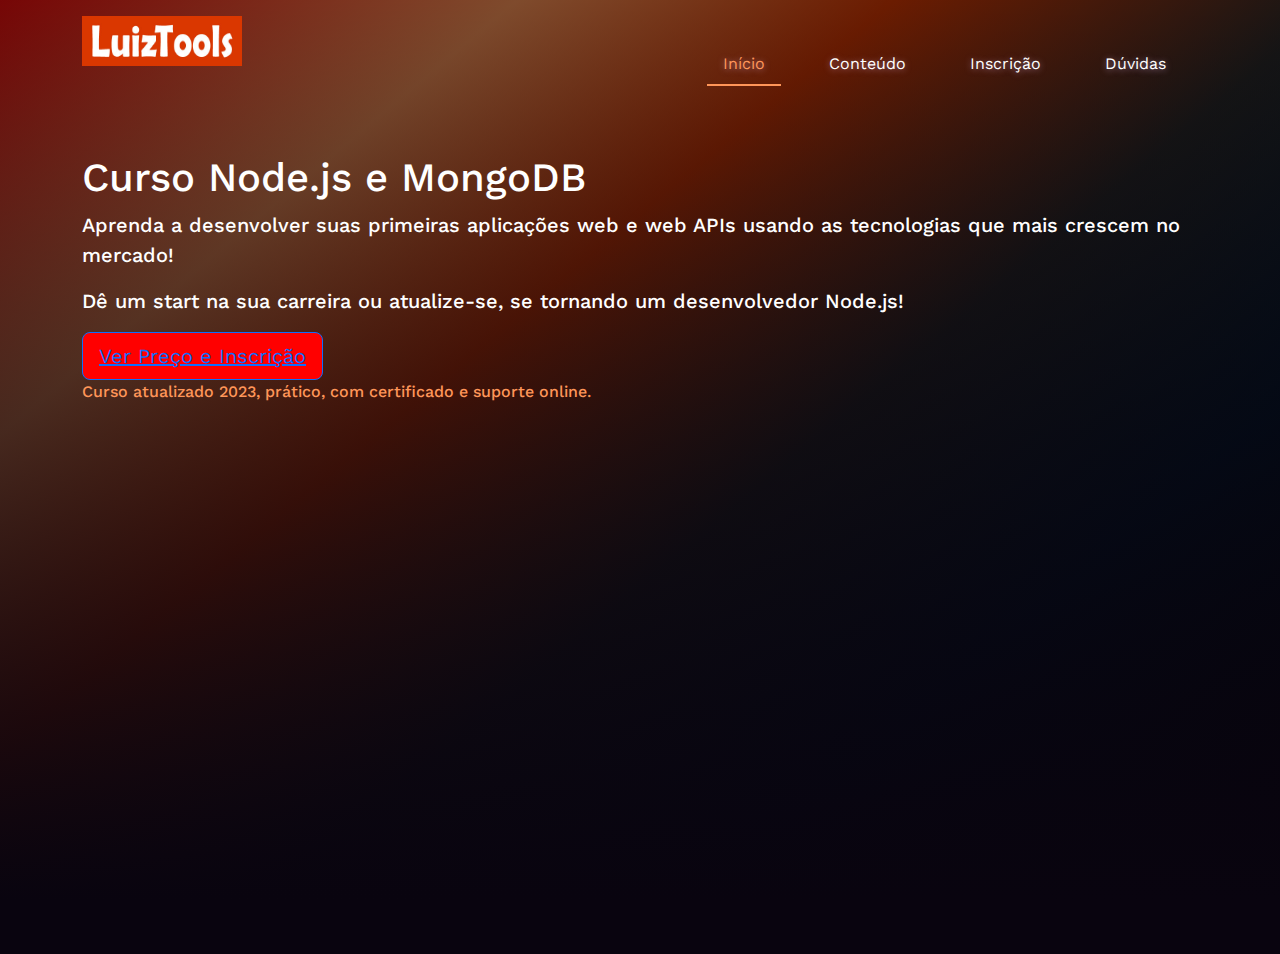
<file: index.html>
<!DOCTYPE html>
<html lang="pt-BR">
<head>
    <meta charset="UTF-8">
    <meta http-equiv="X-UA-Compatible" content="IE=edge">
    <meta name="viewport" content="width=device-width, initial-scale=1.0">
    <title>Curso Node.js e MongoDB</title>
    <link href="https://cdn.jsdelivr.net/npm/bootstrap@5.3.3/dist/css/bootstrap.min.css" rel="stylesheet">
    <link rel="stylesheet" href="https://cdn.jsdelivr.net/npm/bootstrap-icons@1.11.3/font/bootstrap-icons.min.css">
    <link rel="shortcut icon" type="imagex/png" href="https://luiztools.com.br/favicon.ico">
    <link rel="stylesheet" href="css/style.css">
</head>

<body class="colorBack">
    
    <div class="container">
        
        <header class="d-flex flex-wrap justify-content-center py-3 mb-4">
            <img src="img/logo-horizontal.jpg" width="160" alt="" class="imgh image-14 d-flex align-items-center mb-3 mb-md-0 me-md-auto">
            <ul class="nav w-nav nav-menu-4 w-nav-menu">
                <li class="lss nav-item"><a href="#" class="intensTextonav nav-link nav-link-4 w-nav-link w--current">Início</a></li>
                <li class="lss nav-item"><a href="#" class="intensTextonavs nav-link nav-link-4 w-nav-link w--current">Conteúdo</a></li>
                <li class="lss nav-item"><a href="#" class="intensTextonavs nav-link nav-link-4 w-nav-link w--current">Inscrição</a></li>
                <li class="lss nav-item"><a href="#" class="intensTextonavs nav-link nav-link-4 w-nav-link w--current">Dúvidas</a></li>
            </ul>
        </header>

        <main>    
            <div class="hero-wrapper masterclass">
                <div class="w-layout-grid grid-2">
                    <div>
                        <h1 class="heading-hero" style="color:#FFFFFF;">Curso Node.js e MongoDB</h1>
                        <h3 class="heading-3 hero-h3" style="color:#FFFFFF;">Aprenda a desenvolver suas primeiras aplicações web e web APIs usando
                        as tecnologias que mais crescem no mercado!</h3>
                        <h3 class="heading-3 hero-h3" style="color:#FFFFFF;">Dê um start na sua carreira ou atualize-se, se tornando um
                        desenvolvedor Node.js!</h3>
                        <div>
                        <button type="button" class="btn btn-primary btn-lg" style="background-color:red;"><a href="#inscricao" class="cta-button hero-button w-button">Ver Preço e
                            Inscrição</a></button>
                        <div class="paragraph hero-paragraph">Curso atualizado 2023, prático, com certificado e suporte online.</div>
                        </div>
                    </div>
                    <div id="ratio ratio-16x9" style="margin-top: 100px;">
                        <iframe iframe width="100%" height="315" src="https://www.youtube.com/embed/_LvzW_cvCaQ" frameborder="0" allow="accelerometer; autoplay; clipboard-write; encrypted-media; gyroscope; picture-in-picture" allowfullscreen=""></iframe>
                    </div>
                </div>
            </div>
                

            
            
        </main>
    </div>
</body>
</html>
</file>
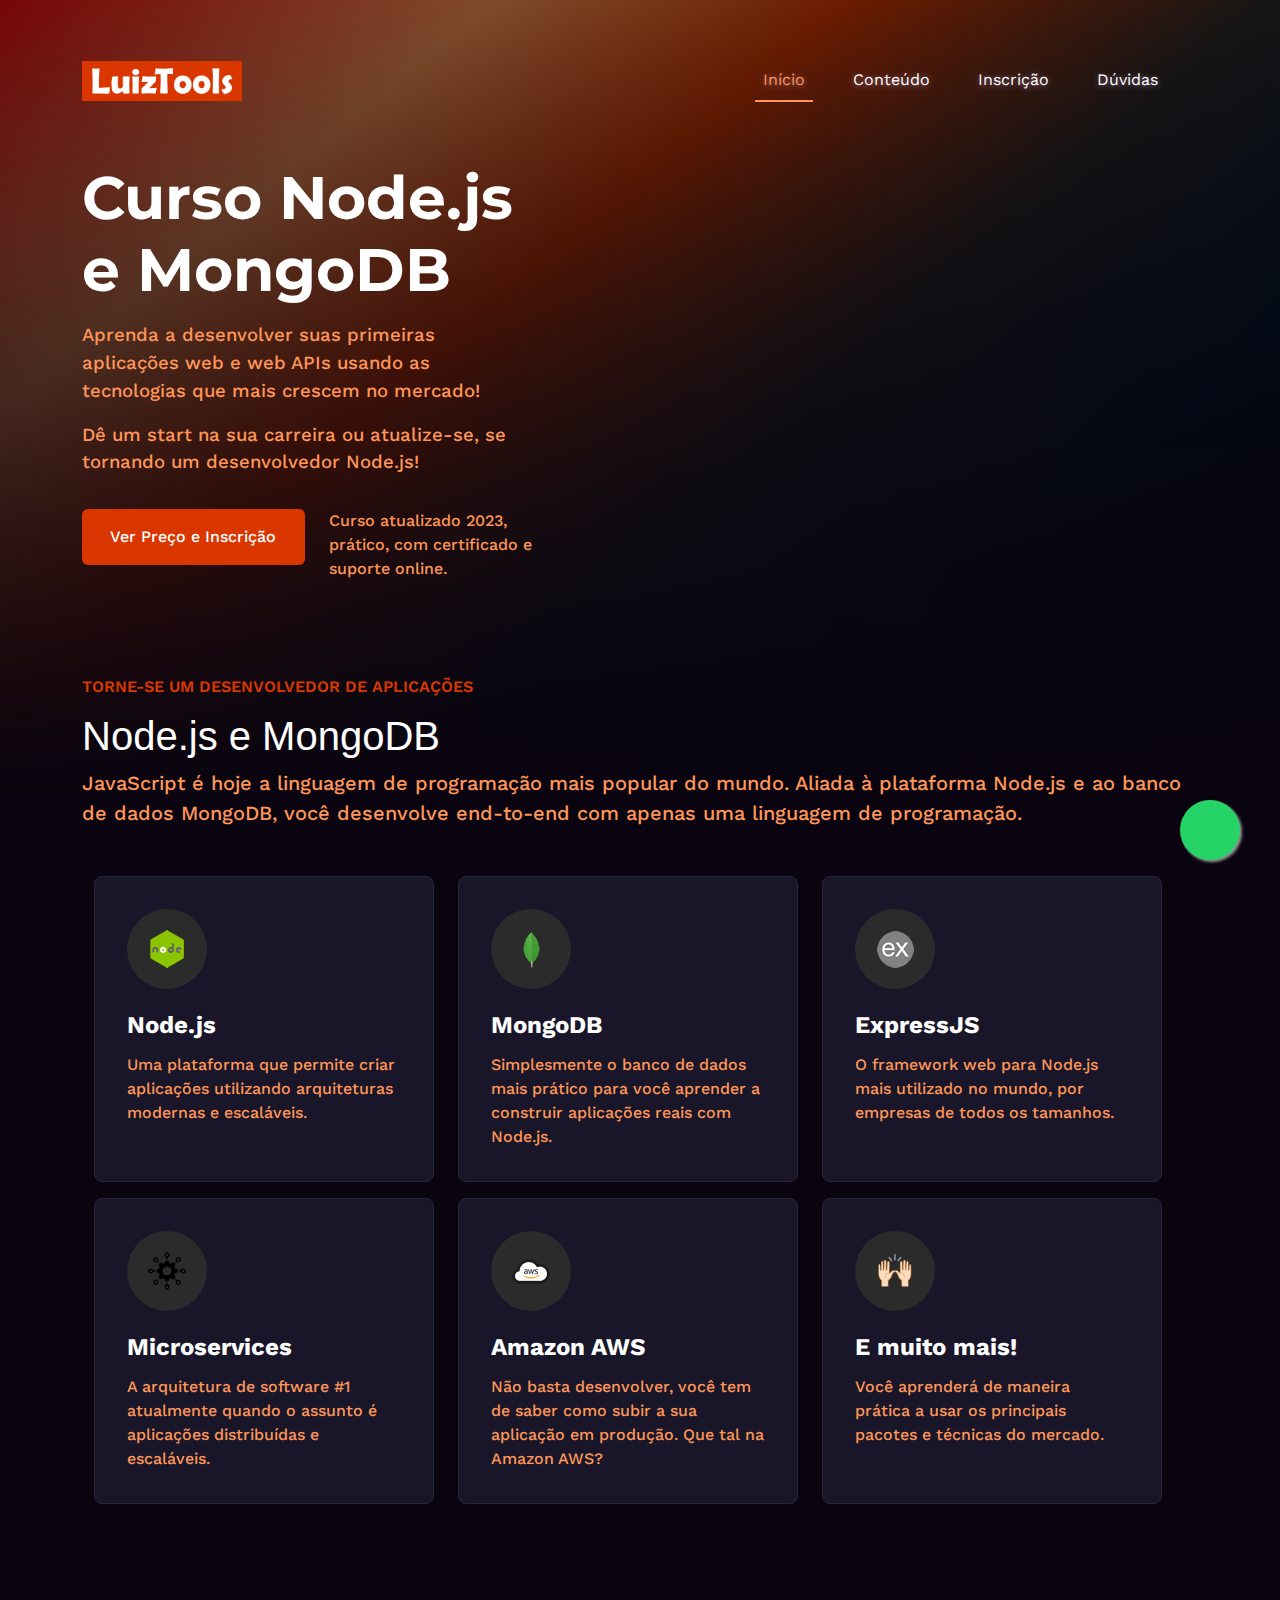
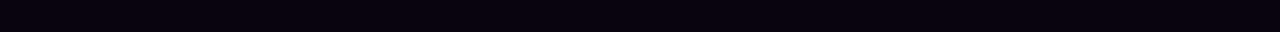
<file: trabalhoBootstrap/index.html>
<!DOCTYPE html>
<html lang="pt-BR">
<head>
    <meta charset="UTF-8">
    <meta http-equiv="X-UA-Compatible" content="IE=edge">
    <meta name="viewport" content="width=device-width, initial-scale=1.0">
    <title>Curso Node.js e MongoDB</title>
    <link href="https://cdn.jsdelivr.net/npm/bootstrap@5.3.3/dist/css/bootstrap.min.css" rel="stylesheet">
    <link rel="stylesheet" href="https://cdn.jsdelivr.net/npm/bootstrap-icons@1.11.3/font/bootstrap-icons.min.css">
    <link rel="shortcut icon" type="imagex/png" href="https://luiztools.com.br/favicon.ico">
    <link rel="stylesheet" href="css/style.css">
</head>

<body>
    <div class="Colorbck"></div>
    <header>
        <nav class="navbar navbar-expand-lg navbar-dark mt-4 mb-4">
            <div class="container">

                <a class="navbar-brand" href="./index.html"><img src="img/logo-horizontal.jpg" width="160" alt="logo"></a>
                <button class="navbar-toggler" type="button" data-bs-toggle="collapse" data-bs-target="#navbarSupportedContent" aria-controls="navbarSupportedContent" aria-expanded="true" aria-label="Toggle navigation">
                    <span class="navbar-toggler-icon"></span>
                </button>

                <div class="collapse navbar-collapse" id="navbarSupportedContent">
                    
                    <button class="navbar-toggler collapsed" type="button" data-bs-toggle="collapse" data-bs-target="#navbarSupportedContent" aria-controls="navbarSupportedContent" aria-expanded="true" aria-label="Toggle navigation">
                        <i class="fas fa-times"></i>
                    </button>

                    <ul class="navbar-nav ms-auto me-lg-3">

                        <li class="nav-item dropdown disabled">
                            <a class="nav-link d-lg-none" href="#">Menu</a>
                        </li>

                        <li class="nav-item lss">
                            <a class="nav-link intensTextonav" aria-current="page" href="./index.html">Início</a>
                        </li>

                        <li class="nav-item lss">
                            <a class="nav-link intensTextonavs" href="./index.html" >Conteúdo</a>
                        </li>

                        <li class="nav-item lss">
                            <a class="nav-link intensTextonavs" href="./index.html" >Inscrição</a>
                        </li>

                        <li class="nav-item lss">
                            <a class="nav-link intensTextonavs" href="./index.html" >Dúvidas</a>
                        </li>

                    </ul>
                </div>

            </div>
        </nav>
    </header>
        

        <main>
            <section class="py-6 py-xxl-10">
				<div class="container">
					<div class="row align-items-center gy-lg-6 gy-3">
						<div class="col-lg-5 col-12">
							<div class="d-flex flex-column gap-3 text-center text-md-start">
								<div>
									<h1 class="text-white mb-3 display-3 fw-bold hum">
										Curso Node.js e MongoDB
									</h1>

									<p class="mb-3 leaden ptx">Aprenda a desenvolver suas primeiras aplicações web e web APIs usando as tecnologias que mais crescem no mercado!</p>
                                    <span> </span>
                                    
                                    <p class="leaden ptx">Dê um start na sua carreira ou atualize-se, se tornando um desenvolvedor Node.js!</p>
								</div>
								
                                <div class="d-flex justify-content-between">
									<a href="#" class=" mt-0 btn entrebtn" style="color: #fff;" target="_blank">Ver Preço e Inscrição</a>
                                    
                                    <div class="d-flex flex-row ptxx">Curso atualizado 2023, prático, com certificado e suporte online.</div>
                                </div>
                                    
                                </div>
						</div>
						<div class="ifvideo offset-lg-1 col-lg-6 col-12 d-md-block d-flex align-self-end">
							<iframe iframe="" class="mx-auto" width="600px" height="315px" src="https://www.youtube.com/embed/_LvzW_cvCaQ" frameborder="0" allow="accelerometer; autoplay; clipboard-write; encrypted-media; gyroscope; picture-in-picture" allowfullscreen=""></iframe>
										
						</div>
					</div>
				</div>
			</section>
            
            <section class="py-6 py-lg-16 mt-5" id="pages">
				<div class="container">
					<div class="row">
						<div class="col-md-12 col-12">
							<div class="text-left mb-8 mt-5">
								<h4 class="heading-4">torne-se um desenvolvedor de aplicações</h4>
                                <h1 class="heading-2">Node.js e MongoDB</h1>
                                <h3 class="heading-3">JavaScript é hoje a linguagem de programação mais popular do mundo. Aliada à
                                    plataforma Node.js e ao banco de dados MongoDB, você desenvolve end-to-end com apenas uma linguagem
                                    de programação.</h3>
							</div>
						</div>
					</div>

                    <div class="row mx-auto">
                        <div class="row gy-lg-6 gy-3">
                            
                            <!-- card1 -->
                            <div class="col-lg-4 col-md-6 col-12">
                                <div class="d-flex flex-column">
                                    <div class="dark-card">
                                        <div class="circle">
                                        <img src="img/xnodejs-logo.png.pagespeed.ic.AvVxVthGDA.webp" width="38" data-pagespeed-url-hash="1508512148" onload="pagespeed.CriticalImages.checkImageForCriticality(this);">
                                        </div>
                                        <div class="title">Node.js</div>
                                        <div class="paragraphm">Uma plataforma que permite criar aplicações utilizando arquiteturas modernas
                                        e
                                        escaláveis.</div>
                                        </div>
                                </div>
                            </div>
                            
                            <div class="col-lg-4 col-md-6 col-12">
                                <div class="d-flex flex-column gap-5">
                                    <div class="dark-card">
                                        <div class="circle">
                                        <img src="img/xmongodb-logo.png.pagespeed.ic.qM8F_M2z8Y.webp" width="38" data-pagespeed-url-hash="2304456457" onload="pagespeed.CriticalImages.checkImageForCriticality(this);">
                                        </div>
                                        <div class="title">MongoDB</div>
                                        <div class="paragraph">Simplesmente o banco de dados mais prático para você aprender a construir
                                        aplicações reais com Node.js.</div>
                                        </div>
                                </div>
                            </div>

                            <div class="col-lg-4 col-md-6 col-12">
                                <div class="d-flex flex-column gap-5">
                                    <div class="dark-card">
                                        <div class="circle">
                                        <img src="img/xexpressjs-logo.png.pagespeed.ic.pKLNdKyip5.webp" width="38" data-pagespeed-url-hash="3268639954" onload="pagespeed.CriticalImages.checkImageForCriticality(this);">
                                        </div>
                                        <div class="title">ExpressJS</div>
                                        <div class="paragraphm">O framework web para Node.js mais utilizado no mundo, por empresas de todos
                                        os tamanhos.</div>
                                        </div>
                                </div>
                            </div>

                            <div class="col-lg-4 col-md-6 col-12">
                                <div class="d-flex flex-column gap-5">
                                    <div class="dark-card">
                                        <div class="circle">
                                        <img src="img/xmicroservices-logo.png.pagespeed.ic.hGr_LqWkCU.webp" width="38" data-pagespeed-url-hash="2814918865" onload="pagespeed.CriticalImages.checkImageForCriticality(this);">
                                        </div>
                                        <div class="title">Microservices</div>
                                        <div class="paragraph">A arquitetura de software #1 atualmente quando o assunto é aplicações
                                        distribuídas e escaláveis.</div>
                                        </div>
                                </div>
                            </div>

                            <div class="col-lg-4 col-md-6 col-12">
                                <div class="d-flex flex-column gap-5">
                                    <div class="dark-card">
                                        <div class="circle">
                                        <img src="img/xaws-logo.png.pagespeed.ic.r-eZf_WvQg.webp" width="38" data-pagespeed-url-hash="1210222982" onload="pagespeed.CriticalImages.checkImageForCriticality(this);">
                                        </div>
                                        <div class="title">Amazon AWS</div>
                                        <div class="paragraph">Não basta desenvolver, você tem de saber como subir a sua aplicação em
                                        produção. Que tal na Amazon AWS?</div>
                                        </div>
                                </div>
                            </div>

                            <div class="col-lg-4 col-md-6 col-12">
                                <div class="d-flex flex-column gap-5">
                                    <div class="dark-card">
                                        <div class="circle">    
                                        <div class="emoji">🙌🏻</div>
                                        </div>
                                        <div class="title">E muito mais!</div>
                                        <div class="paragraphm">Você aprenderá de maneira prática a usar os principais pacotes e técnicas do
                                        mercado.</div>
                                        </div>
                                </div>
                            </div>

                        </div>

                    </div>

				</div>
			</section>

                <a href="https://api.whatsapp.com/send?phone=+5551992963583&amp;text=Olá%21%20Quero%20mais%20informações sobre%20o%20curso%20de%20Node.js.%20Entendo%20que%20fora%20do%20horário%20comercial%20eu%20posso%20demorar%20a%20receber%20uma%20resposta." class="float" target="_blank">
                <i class="fa fa-whatsapp my-float"></i>
                </a>
        </main>
</body>
</html>
</file>
<file: css/style.css>
@import url('https://fonts.googleapis.com/css2?family=Work+Sans:ital,wght@0,100..900;1,100..900&display=swap');
@import url('https://fonts.googleapis.com/css2?family=Montserrat:ital,wght@0,100..900;1,100..900&display=swap');
:root{
    --Fogo-Color: #ff9659;
}

*{
    font-family: "Work Sans", sans-serif;
}

body{

    background-color: #09040f;
    background-image: linear-gradient(360deg,#09040f,rgba(0,0,0,0.5)),linear-gradient(140deg,#ee0c0c,#ff9659 22%,#D73802 38%,#2B2B2B 57%,#011c34 75%,#000000);
    background-repeat: no-repeat;
    background-size: cover;
    background-attachment: fixed;
    width: 100%;
    height: 100%;
    padding-bottom: 128px;
}

.imgh{
    height: 50px;
}

.lss{
    padding: 28px 16px;
}

.intensTextonav{
    color: var(--Fogo-Color);
    border-bottom: 2px solid var(--Fogo-Color);
    text-shadow: 0 1px 6px rgb(237 198 255 / 50%);
    border-radius: 0px ;
}
.intensTextonav:hover{
    color: var(--Fogo-Color);  
}

.intensTextonavs{
    color: #fff;
    text-shadow: 0 1px 6px rgb(237 198 255 / 50%);
    border-radius: 0px;
}
.intensTextonavs:hover{
    color: var(--Fogo-Color);  
}

.hum{
    font-size: 60px;
    line-height: 120%;
    font-family: "Montserrat", sans-serif;
}

.ptx{
    color: var(--Fogo-Color);
    max-width: 500px;
    margin-right: auto;
    text-align: left;
    font-weight: 500;   
}

.ptxx{
    color: var(--Fogo-Color);
    font-size: 16px;
    line-height: 150%;
    font-weight: 500;
    width: 296px;
}

.leaden {
    font-size: 1.16rem;
}

.entrebtn{
    background-color: #D93600;
    margin-right: 24px;
    height: 3.5rem;
    min-width: 220px;
    font-weight: 500;
    transition: transform 400ms cubic-bezier(.165,.84,.44,1),background-color 400ms cubic-bezier(.165,.84,.44,1),box-shadow 400ms cubic-bezier(.165,.84,.44,1),-webkit-transform 400ms cubic-bezier(.165,.84,.44,1);
    font-family: work sans,sans-serif;
    color: #fff;
    padding: 16px 24px;
    text-align: center;

}

.entrebtn:hover{
    background-color: #ee0c0c;
    box-shadow: 0 5px 10px 0 rgba(106,89,255,.2);
    -webkit-transform: translate(0,-2px);
    -ms-transform: translate(0,-2px);
    transform: translate(0,-2px);
}

.heading-4 {
    display: block;
    margin-top: 0;
    margin-bottom: 16px;
    font-family: work sans,sans-serif;
    color: #d73802;
    font-size: 16px;
    line-height: 120%;
    font-weight: 600;
    text-decoration: none;
    text-transform: uppercase;
}

.heading-2 {
    margin-top: 0;
    margin-bottom: 8px;
    font-family: termina demi,sans-serif;
    color: #fff;
    font-size: 40px;
    line-height: 120%;
}

.heading-3 {
    margin-top: 0;
    margin-bottom: 16px;
    font-family: work sans,sans-serif;
    color: #ff9659;
    font-size: 20px;
    line-height: 150%;
    font-weight: 500;
}


.dark-card {
    padding: 32px;
    border: 1px solid #28263a;
    border-radius: 8px;
    background-color: #181628;
}

.circle {
    display: flex;
    width: 80px;
    height: 80px;
    margin-bottom: 24px;
    -webkit-box-pack: center;
    justify-content: center;
    -webkit-box-align: center;
    align-items: center;
    border-radius: 100px;
    background-color: #2b2b2b;
}

.title {
    margin-bottom: 16px;
    font-family: work sans,sans-serif;
    color: #fff;
    font-size: 24px;
    line-height: 100%;
    font-weight: 700;
}

.paragraphm {
    font-family: work sans,sans-serif;
    color: #ff9659;
    font-size: 16px;
    line-height: 150%;
    font-weight: 500;
    padding-bottom: 24px;
}

.paragraph {
    font-family: work sans,sans-serif;
    color: #ff9659;
    font-size: 16px;
    line-height: 150%;
    font-weight: 500;
}

.emoji {
    font-size: 32px;
    line-height: 32px;
    cursor: default;
}
</file>
<file: trabalhoBootstrap/css/style.css>
@import url('https://fonts.googleapis.com/css2?family=Work+Sans:ital,wght@0,100..900;1,100..900&display=swap');
@import url('https://fonts.googleapis.com/css2?family=Montserrat:ital,wght@0,100..900;1,100..900&display=swap');
:root{
    --Fogo-Color: #ff9659;
}

*{
    font-family: "Work Sans", sans-serif;
}

.Colorbck{
    background-image: linear-gradient(360deg,#09040f,rgba(0,0,0,0.5)),linear-gradient(140deg,#ee0c0c,#ff9659 22%,#D73802 38%,#2B2B2B 57%,#011c34 75%,#000000);
    top: 0;
    left: 0;
    z-index: -1;
    height: 800px;
    width: 100svw;
    position: absolute;
}

body{

    background-color: #09040f;
    /* background-image: linear-gradient(360deg,#09040f,rgba(0,0,0,0.5)),linear-gradient(140deg,#ee0c0c,#ff9659 22%,#D73802 38%,#2B2B2B 57%,#011c34 75%,#000000);
    background-repeat: no-repeat;
    background-size: cover;
    background-attachment: fixed; */
    width: 100%;
    height: 100%;
    padding-bottom: 128px;
}

.imgh{
    height: 50px;
}

.lss{
    padding: 28px 16px;
}

.intensTextonav{
    color: var(--Fogo-Color);
    border-bottom: 2px solid var(--Fogo-Color);
    text-shadow: 0 1px 6px rgb(237 198 255 / 50%);
    border-radius: 0px ;
}
.intensTextonav:hover{
    color: var(--Fogo-Color);  
}

.intensTextonavs{
    color: #fff;
    text-shadow: 0 1px 6px rgb(237 198 255 / 50%);
    border-radius: 0px;
}
.intensTextonavs:hover{
    color: var(--Fogo-Color);  
}

.hum{
    font-size: 60px;
    line-height: 120%;
    font-family: "Montserrat", sans-serif;
    text-align: left;
}

.ptx{
    color: var(--Fogo-Color);
    max-width: 500px;
    margin-right: auto;
    text-align: left;
    font-weight: 500;   
}

.ptxx{
    color: var(--Fogo-Color);
    font-size: 16px;
    line-height: 150%;
    font-weight: 500;
    width: 296px;
    text-align: left;
}

.leaden {
    font-size: 1.16rem;
}

.entrebtn{
    background-color: #D93600;
    margin-right: 24px;
    height: 3.5rem;
    width: 300px;
    display: flex;
    justify-content: center;
    align-items: center;
    font-weight: 500;
    transition: transform 400ms cubic-bezier(.165,.84,.44,1),background-color 400ms cubic-bezier(.165,.84,.44,1),box-shadow 400ms cubic-bezier(.165,.84,.44,1),-webkit-transform 400ms cubic-bezier(.165,.84,.44,1);
    font-family: work sans,sans-serif;
    color: #fff;
    padding: 16px 24px;
    text-align: center;

}

.entrebtn:hover{
    background-color: #ee0c0c;
    box-shadow: 0 5px 10px 0 rgba(106,89,255,.2);
    -webkit-transform: translate(0,-2px);
    -ms-transform: translate(0,-2px);
    transform: translate(0,-2px);
}

.heading-4 {
    display: block;
    margin-top: 0;
    margin-bottom: 16px;
    font-family: work sans,sans-serif;
    color: #d73802;
    font-size: 16px;
    line-height: 120%;
    font-weight: 600;
    text-decoration: none;
    text-transform: uppercase;
}

.heading-2 {
    margin-top: 0;
    margin-bottom: 8px;
    font-family: termina demi,sans-serif;
    color: #fff;
    font-size: 40px;
    line-height: 120%;
}

.heading-3 {
    margin-top: 0;
    margin-bottom: 16px;
    font-family: work sans,sans-serif;
    color: #ff9659;
    font-size: 20px;
    line-height: 150%;
    font-weight: 500;
}


.dark-card {
    padding: 32px;
    border: 1px solid #28263a;
    border-radius: 8px;
    background-color: #181628;
}

.circle {
    display: flex;
    width: 80px;
    height: 80px;
    margin-bottom: 24px;
    -webkit-box-pack: center;
    justify-content: center;
    -webkit-box-align: center;
    align-items: center;
    border-radius: 100px;
    background-color: #2b2b2b;
}

.title {
    margin-bottom: 16px;
    font-family: work sans,sans-serif;
    color: #fff;
    font-size: 24px;
    line-height: 100%;
    font-weight: 700;
}

.paragraphm {
    font-family: work sans,sans-serif;
    color: #ff9659;
    font-size: 16px;
    line-height: 150%;
    font-weight: 500;
    padding-bottom: 24px;
}

.paragraph {
    font-family: work sans,sans-serif;
    color: #ff9659;
    font-size: 16px;
    line-height: 150%;
    font-weight: 500;
}

.emoji {
    font-size: 32px;
    line-height: 32px;
    cursor: default;
}

.float {
    position: fixed;
    width: 60px;
    height: 60px;
    bottom: 40px;
    right: 40px;
    background-color: #25d366;
    color: #fff;
    border-radius: 50px;
    text-align: center;
    font-size: 30px;
    box-shadow: 2px 2px 3px #999;
    z-index: 100;
  }
</file>
